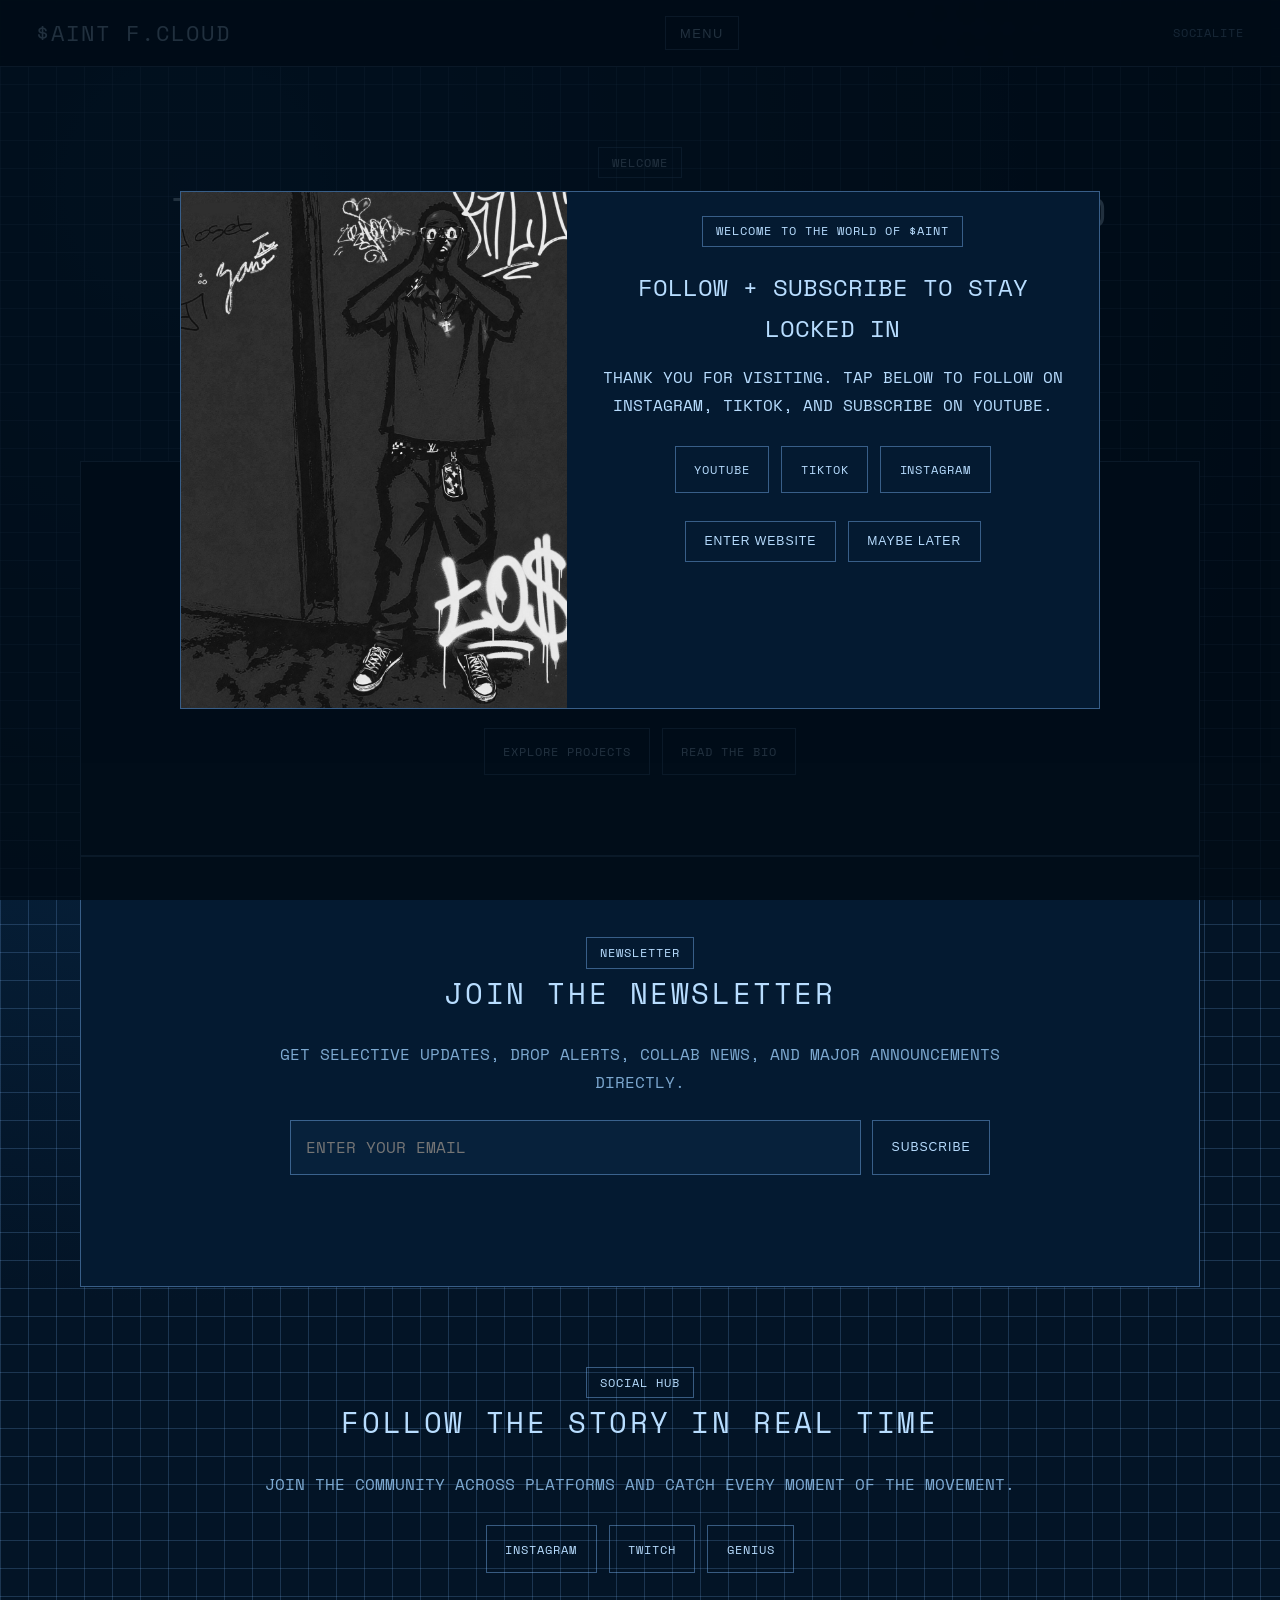
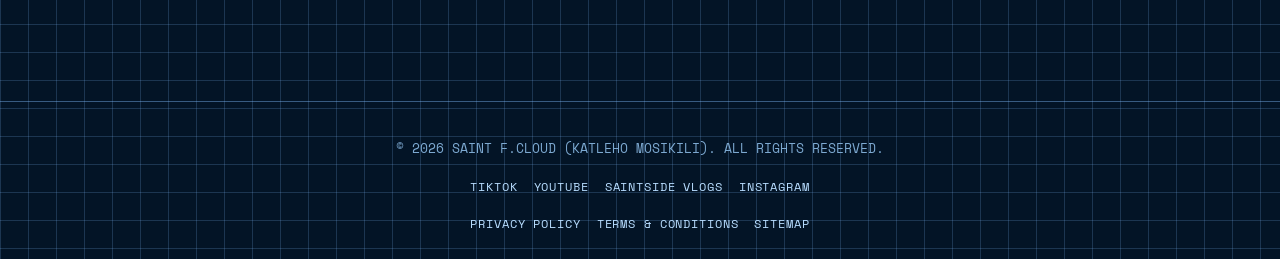
<file: index.html>
<!DOCTYPE html>
<html lang="en">
<head>
  <meta charset="UTF-8" />
  <meta name="viewport" content="width=device-width, initial-scale=1.0" />
  <title>$AINT F.CLOUD | OFFICIAL HOMEPAGE</title>
  <meta name="description" content="OFFICIAL WEBSITE OF SAINT F.CLOUD — SOUTH AFRICAN SOCIALITE, INFLUENCER, DIGITAL STORYTELLER AND MUSIC PRODUCER." />
  <link rel="icon" type="image/svg+xml" href="Assets/favicon%20(1).svg" />
  <link rel="stylesheet" href="styles/style.css" />

  <script type="application/ld+json">
  {
    "@context": "https://schema.org",
    "@graph": [
      {
        "@type": "Organization",
        "@id": "https://saintfcloud.com/#organization",
        "name": "SAINT F.CLOUD",
        "alternateName": "$AINT F.CLOUD",
        "url": "https://saintfcloud.com/",
        "logo": "https://saintfcloud.com/Assets/favicon%20(1).svg",
        "sameAs": [
          "https://www.instagram.com/saintfcloud/",
          "https://www.tiktok.com/@saintfcloud",
          "https://www.youtube.com/@saintfcloud",
          "https://www.youtube.com/@Saintsidevlogs",
          "https://www.twitch.tv/saintfcloud",
          "https://genius.com/artists/Katleho-aint-fcloud-mosikili"
        ]
      },
      {
        "@type": "Person",
        "@id": "https://saintfcloud.com/#person",
        "name": "Katleho Mosikili",
        "alternateName": "SAINT F.CLOUD",
        "description": "South African socialite, influencer, digital storyteller, YouTuber, and music producer.",
        "birthDate": "2003-03-24",
        "jobTitle": "Socialite and Digital Storyteller",
        "url": "https://saintfcloud.com/life-of-saint/",
        "worksFor": { "@id": "https://saintfcloud.com/#organization" },
        "sameAs": [
          "https://www.instagram.com/saintfcloud/",
          "https://www.tiktok.com/@saintfcloud",
          "https://www.youtube.com/@saintfcloud"
        ]
      },
      {
        "@type": "WebSite",
        "@id": "https://saintfcloud.com/#website",
        "name": "SAINT F.CLOUD",
        "url": "https://saintfcloud.com/",
        "publisher": { "@id": "https://saintfcloud.com/#organization" }
      },
      {
        "@type": "WebPage",
        "@id": "https://saintfcloud.com/#webpage",
        "name": "OFFICIAL HOMEPAGE",
        "url": "https://saintfcloud.com/",
        "description": "The official home of SAINT F.CLOUD.",
        "isPartOf": { "@id": "https://saintfcloud.com/#website" },
        "about": { "@id": "https://saintfcloud.com/#person" },
        "inLanguage": "en"
      },
      {
        "@type": "BreadcrumbList",
        "@id": "https://saintfcloud.com/#breadcrumb",
        "itemListElement": [
          {
            "@type": "ListItem",
            "position": 1,
            "name": "Home",
            "item": "https://saintfcloud.com/"
          },
          {
            "@type": "ListItem",
            "position": 2,
            "name": "Home",
            "item": "https://saintfcloud.com/"
          }
        ]
      }
    ]
  }
  </script>
</head>
<body>
  <header class="site-header">
    <div class="header-inner">
      <a class="brand" href="/" data-route="/">$AINT F.CLOUD</a>
      <div class="menu-wrap">
        <button class="menu-toggle" data-menu-toggle aria-expanded="false" aria-controls="menu">MENU</button>
        <nav class="dropdown-nav" id="menu" data-menu hidden aria-label="PRIMARY">
          <ul>
            <li><a data-nav href="/" data-route="/">HOME</a></li>
            <li><a data-nav href="/life-of-saint/" data-route="/life-of-saint/">LIFE OF $AINT</a></li>
            <li><a data-nav href="/saint26/" data-route="/saint26/">$AINT26</a></li>
            <li><a data-nav href="/booking/" data-route="/booking/">BOOKING</a></li>
          </ul>
        </nav>
      </div>
      <div class="header-note">Socialite</div>
    </div>
  </header>

  <main>
    <section class="section">
      <span class="tag">WELCOME</span>
      <h1>THE OFFICIAL HOME OF SAINT F.CLOUD</h1>
      <p class="lead">STORY, CULTURE, STYLE, AND FUTURE-FACING ROLLOUTS OF $AINT F.CLOUD.</p>
      <div class="cta-row">
        <a class="btn" href="https://www.youtube.com/@saintfcloud" target="_blank" rel="noopener">SUBSCRIBE ON YOUTUBE</a>
        <a class="btn ghost" href="https://www.tiktok.com/@saintfcloud" target="_blank" rel="noopener">FOLLOW ON TIKTOK</a>
      </div>
    </section>

    <section class="section feature-band">
      <span class="tag">FEATURED</span>
      <h2>$AINT26</h2>
      <p class="lead">LONG-FORM NARRATIVE, SHORT-FORM IMPACT, AND VISUAL STORYTELLING WITH A PREMIUM TONE.</p>
      <div class="cta-row">
        <a class="btn" href="/saint26/" data-route="/saint26/">EXPLORE PROJECTS</a>
        <a class="btn ghost" href="/life-of-saint/" data-route="/life-of-saint/">READ THE BIO</a>
      </div>
    </section>

    <section class="section newsletter" id="newsletter">
      <span class="tag">NEWSLETTER</span>
      <h2>JOIN THE NEWSLETTER</h2>
      <p class="lead">GET SELECTIVE UPDATES, DROP ALERTS, COLLAB NEWS, AND MAJOR ANNOUNCEMENTS DIRECTLY.</p>
      <form data-newsletter>
        <label class="sr-only" for="newsletter-email">EMAIL ADDRESS</label>
        <input id="newsletter-email" type="email" name="email" placeholder="ENTER YOUR EMAIL" required />
        <button type="submit">SUBSCRIBE</button>
        <p class="form-status" aria-live="polite"></p>
      </form>
    </section>

    <section class="section">
      <span class="tag">SOCIAL HUB</span>
      <h2>FOLLOW THE STORY IN REAL TIME</h2>
      <p class="lead">JOIN THE COMMUNITY ACROSS PLATFORMS AND CATCH EVERY MOMENT OF THE MOVEMENT.</p>
      <div class="social-strip">
        <a class="btn ghost" href="https://www.instagram.com/saintfcloud/" target="_blank" rel="noopener">INSTAGRAM</a>
        <a class="btn ghost" href="https://www.twitch.tv/saintfcloud" target="_blank" rel="noopener">TWITCH</a>
        <a class="btn ghost" href="https://genius.com/artists/Katleho-aint-fcloud-mosikili" target="_blank" rel="noopener">GENIUS</a>
      </div>
    </section>
  </main>

  <footer class="site-footer">
    <div class="footer-inner">
      <div class="small">© <span id="year">2026</span> SAINT F.CLOUD (KATLEHO MOSIKILI). ALL RIGHTS RESERVED.</div>
      <div class="social-links">
        <a href="https://www.tiktok.com/@saintfcloud" target="_blank" rel="noopener">TIKTOK</a>
        <a href="https://www.youtube.com/@saintfcloud" target="_blank" rel="noopener">YOUTUBE</a>
        <a href="https://www.youtube.com/@Saintsidevlogs" target="_blank" rel="noopener">SAINTSIDE VLOGS</a>
        <a href="https://www.instagram.com/saintfcloud/" target="_blank" rel="noopener">INSTAGRAM</a>
      </div>
      <div class="footer-links">
        <a href="/privacy-policy/" data-route="/privacy-policy/">Privacy Policy</a>
        <a href="/terms-and-conditions/" data-route="/terms-and-conditions/">Terms &amp; Conditions</a>
        <a href="/sitemap/" data-route="/sitemap/">Sitemap</a>
      </div>
    </div>
  </footer>

  <div class="modal" data-welcome-modal hidden>
    <div class="modal-card">
      <div class="modal-media">
        <img src="Assets/SAINT%20POP%20ART%20POSTER%20STYLE%20ARTISTIC%20FULL%20POTRAIT.jpeg" alt="WELCOME TO SAINT F.CLOUD" />
      </div>
      <div class="modal-content">
        <span class="tag">WELCOME TO THE WORLD OF $AINT</span>
        <h2>FOLLOW + SUBSCRIBE TO STAY LOCKED IN</h2>
        <p>THANK YOU FOR VISITING. TAP BELOW TO FOLLOW ON INSTAGRAM, TIKTOK, AND SUBSCRIBE ON YOUTUBE.</p>
        <div class="cta-row">
          <a class="btn" href="https://www.youtube.com/@saintfcloud" target="_blank" rel="noopener">YOUTUBE</a>
          <a class="btn ghost" href="https://www.tiktok.com/@saintfcloud" target="_blank" rel="noopener">TIKTOK</a>
          <a class="btn ghost" href="https://www.instagram.com/saintfcloud/" target="_blank" rel="noopener">INSTAGRAM</a>
        </div>
        <div class="cta-row">
          <button type="button" data-close-modal>ENTER WEBSITE</button>
          <button type="button" class="ghost" data-close-modal>MAYBE LATER</button>
        </div>
      </div>
    </div>
  </div>

  <script src="scripts/main.js"></script>
</body>
</html>
</file>
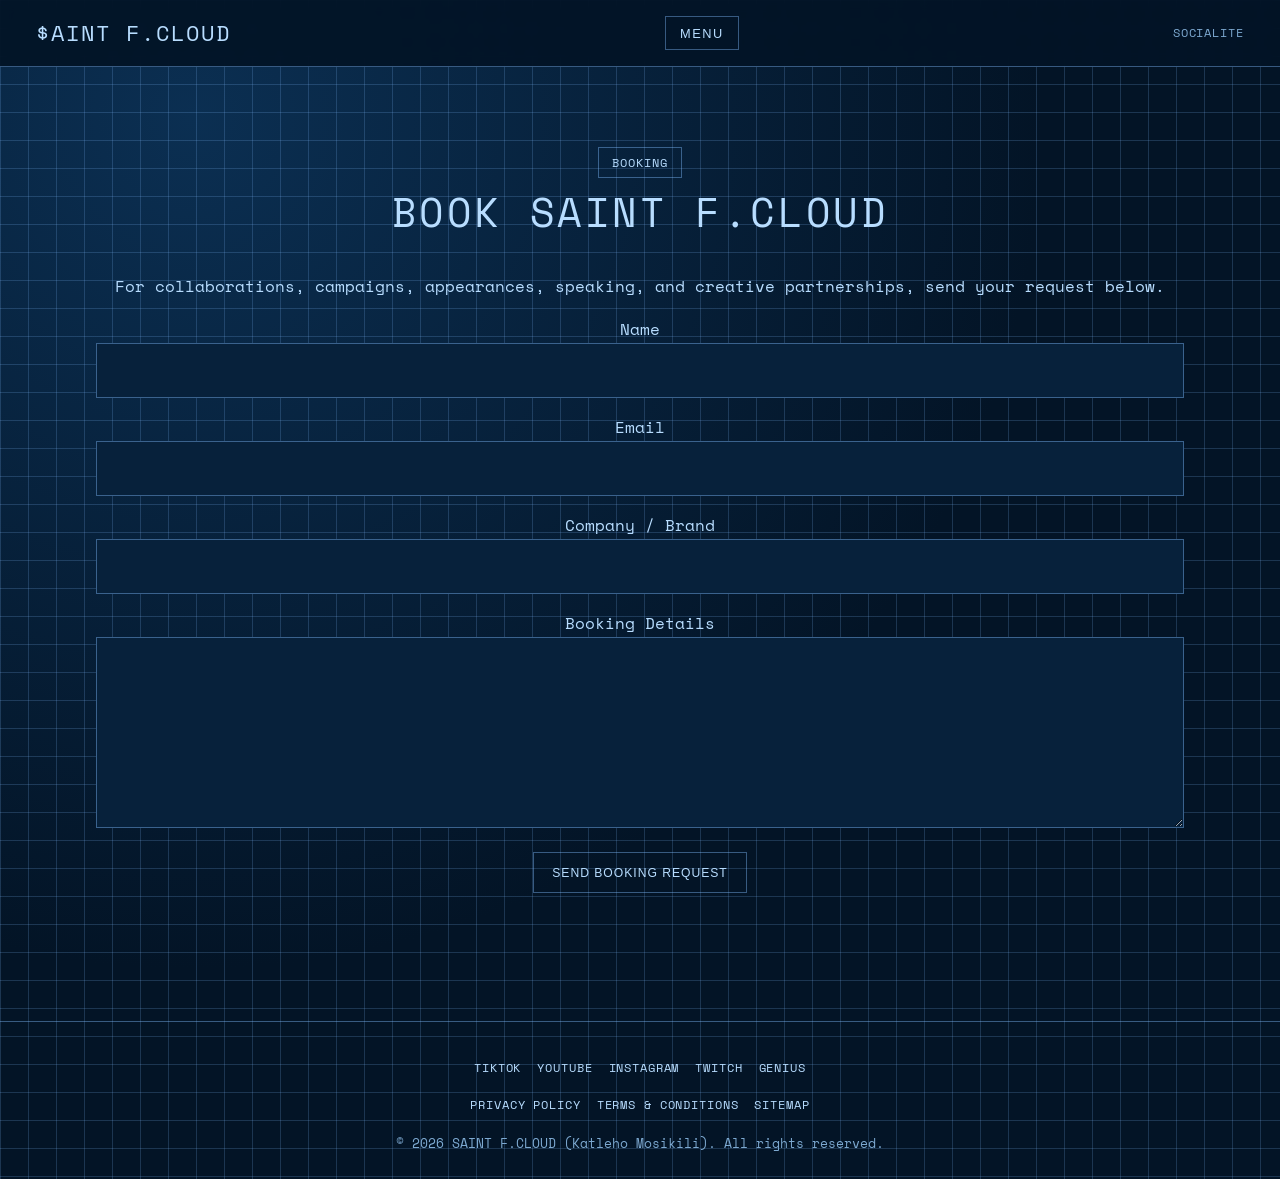
<file: booking/index.html>
<!DOCTYPE html>
<html lang="en">
<head>
  <meta charset="UTF-8" />
  <meta name="viewport" content="width=device-width, initial-scale=1.0" />
  <title>$AINT F.CLOUD | BOOKING</title>
  <meta name="description" content="OFFICIAL BOOKING FORM OF SAINT F.CLOUD — SOUTH AFRICAN SOCIALITE, INFLUENCER, DIGITAL STORYTELLER AND MUSIC PRODUCER." />
  <link rel="icon" type="image/svg+xml" href="../Assets/favicon%20(1).svg" />
  <link rel="stylesheet" href="../styles/style.css" />

  <script type="application/ld+json">
  {
    "@context": "https://schema.org",
    "@graph": [
      {
        "@type": "Organization",
        "@id": "https://saintfcloud.com/#organization",
        "name": "SAINT F.CLOUD",
        "alternateName": "$AINT F.CLOUD",
        "url": "https://saintfcloud.com/",
        "logo": "https://saintfcloud.com/Assets/favicon%20(1).svg",
        "sameAs": [
          "https://www.instagram.com/saintfcloud/",
          "https://www.tiktok.com/@saintfcloud",
          "https://www.youtube.com/@saintfcloud",
          "https://www.youtube.com/@Saintsidevlogs",
          "https://www.twitch.tv/saintfcloud",
          "https://genius.com/artists/Katleho-aint-fcloud-mosikili"
        ]
      },
      {
        "@type": "Person",
        "@id": "https://saintfcloud.com/#person",
        "name": "Katleho Mosikili",
        "alternateName": "SAINT F.CLOUD",
        "description": "South African socialite, influencer, digital storyteller, YouTuber, and music producer.",
        "birthDate": "2003-03-24",
        "jobTitle": "Socialite and Digital Storyteller",
        "url": "https://saintfcloud.com/life-of-saint/",
        "worksFor": { "@id": "https://saintfcloud.com/#organization" },
        "sameAs": [
          "https://www.instagram.com/saintfcloud/",
          "https://www.tiktok.com/@saintfcloud",
          "https://www.youtube.com/@saintfcloud"
        ]
      },
      {
        "@type": "WebSite",
        "@id": "https://saintfcloud.com/#website",
        "name": "SAINT F.CLOUD",
        "url": "https://saintfcloud.com/",
        "publisher": { "@id": "https://saintfcloud.com/#organization" }
      },
      {
        "@type": "WebPage",
        "@id": "https://saintfcloud.com/booking/#webpage",
        "name": "BOOKING",
        "url": "https://saintfcloud.com/booking/",
        "description": "Official booking and collaboration requests for SAINT F.CLOUD.",
        "isPartOf": { "@id": "https://saintfcloud.com/#website" },
        "about": { "@id": "https://saintfcloud.com/#person" },
        "inLanguage": "en"
      },
      {
        "@type": "BreadcrumbList",
        "@id": "https://saintfcloud.com/booking/#breadcrumb",
        "itemListElement": [
          {
            "@type": "ListItem",
            "position": 1,
            "name": "Home",
            "item": "https://saintfcloud.com/"
          },
          {
            "@type": "ListItem",
            "position": 2,
            "name": "Booking",
            "item": "https://saintfcloud.com/booking/"
          }
        ]
      }
    ]
  }
  </script>
</head>
<body>
  <header class="site-header">
    <div class="header-inner">
      <a class="brand" href="/" data-route="/">$AINT F.CLOUD</a>
      <div class="menu-wrap">
        <button class="menu-toggle" data-menu-toggle aria-expanded="false" aria-controls="menu">MENU</button>
        <nav class="dropdown-nav" id="menu" data-menu hidden aria-label="PRIMARY">
          <ul>
            <li><a data-nav href="/" data-route="/">HOME</a></li>
            <li><a data-nav href="/life-of-saint/" data-route="/life-of-saint/">LIFE OF $AINT</a></li>
            <li><a data-nav href="/saint26/" data-route="/saint26/">$AINT26</a></li>
            <li><a data-nav href="/booking/" data-route="/booking/">BOOKING</a></li>
          </ul>
        </nav>
      </div>
      <div class="header-note">Socialite</div>
    </div>
  </header>
<main class="section">
  <span class="tag">Booking</span>
  <h1>Book SAINT F.CLOUD</h1>
  <p>For collaborations, campaigns, appearances, speaking, and creative partnerships, send your request below.</p>
  <form action="mailto:bookings@saintfcloud.com" method="post" enctype="text/plain">
    <p><label for="name">Name</label><input id="name" name="name" required /></p>
    <p><label for="email">Email</label><input id="email" type="email" name="email" required /></p>
    <p><label for="company">Company / Brand</label><input id="company" name="company" /></p>
    <p><label for="details">Booking Details</label><textarea id="details" name="details" rows="6" required></textarea></p>
    <button type="submit">Send Booking Request</button>
  </form>
</main>
<footer class="site-footer"><div class="footer-inner"><div class="social-links"><a href="https://www.tiktok.com/@saintfcloud" target="_blank" rel="noopener">TikTok</a><a href="https://www.youtube.com/@saintfcloud" target="_blank" rel="noopener">YouTube</a><a href="https://www.instagram.com/saintfcloud/" target="_blank" rel="noopener">Instagram</a><a href="https://www.twitch.tv/saintfcloud" target="_blank" rel="noopener">Twitch</a><a href="https://genius.com/artists/Katleho-aint-fcloud-mosikili" target="_blank" rel="noopener">Genius</a></div><div class="footer-links"><a href="/privacy-policy/" data-route="/privacy-policy/">Privacy Policy</a><a href="/terms-and-conditions/" data-route="/terms-and-conditions/">Terms &amp; Conditions</a><a href="/sitemap/" data-route="/sitemap/">Sitemap</a></div><div class="small">© 2026 SAINT F.CLOUD (Katleho Mosikili). All rights reserved.</div></div></footer>
<script src="../scripts/main.js"></script>
</body>
</html>
</file>
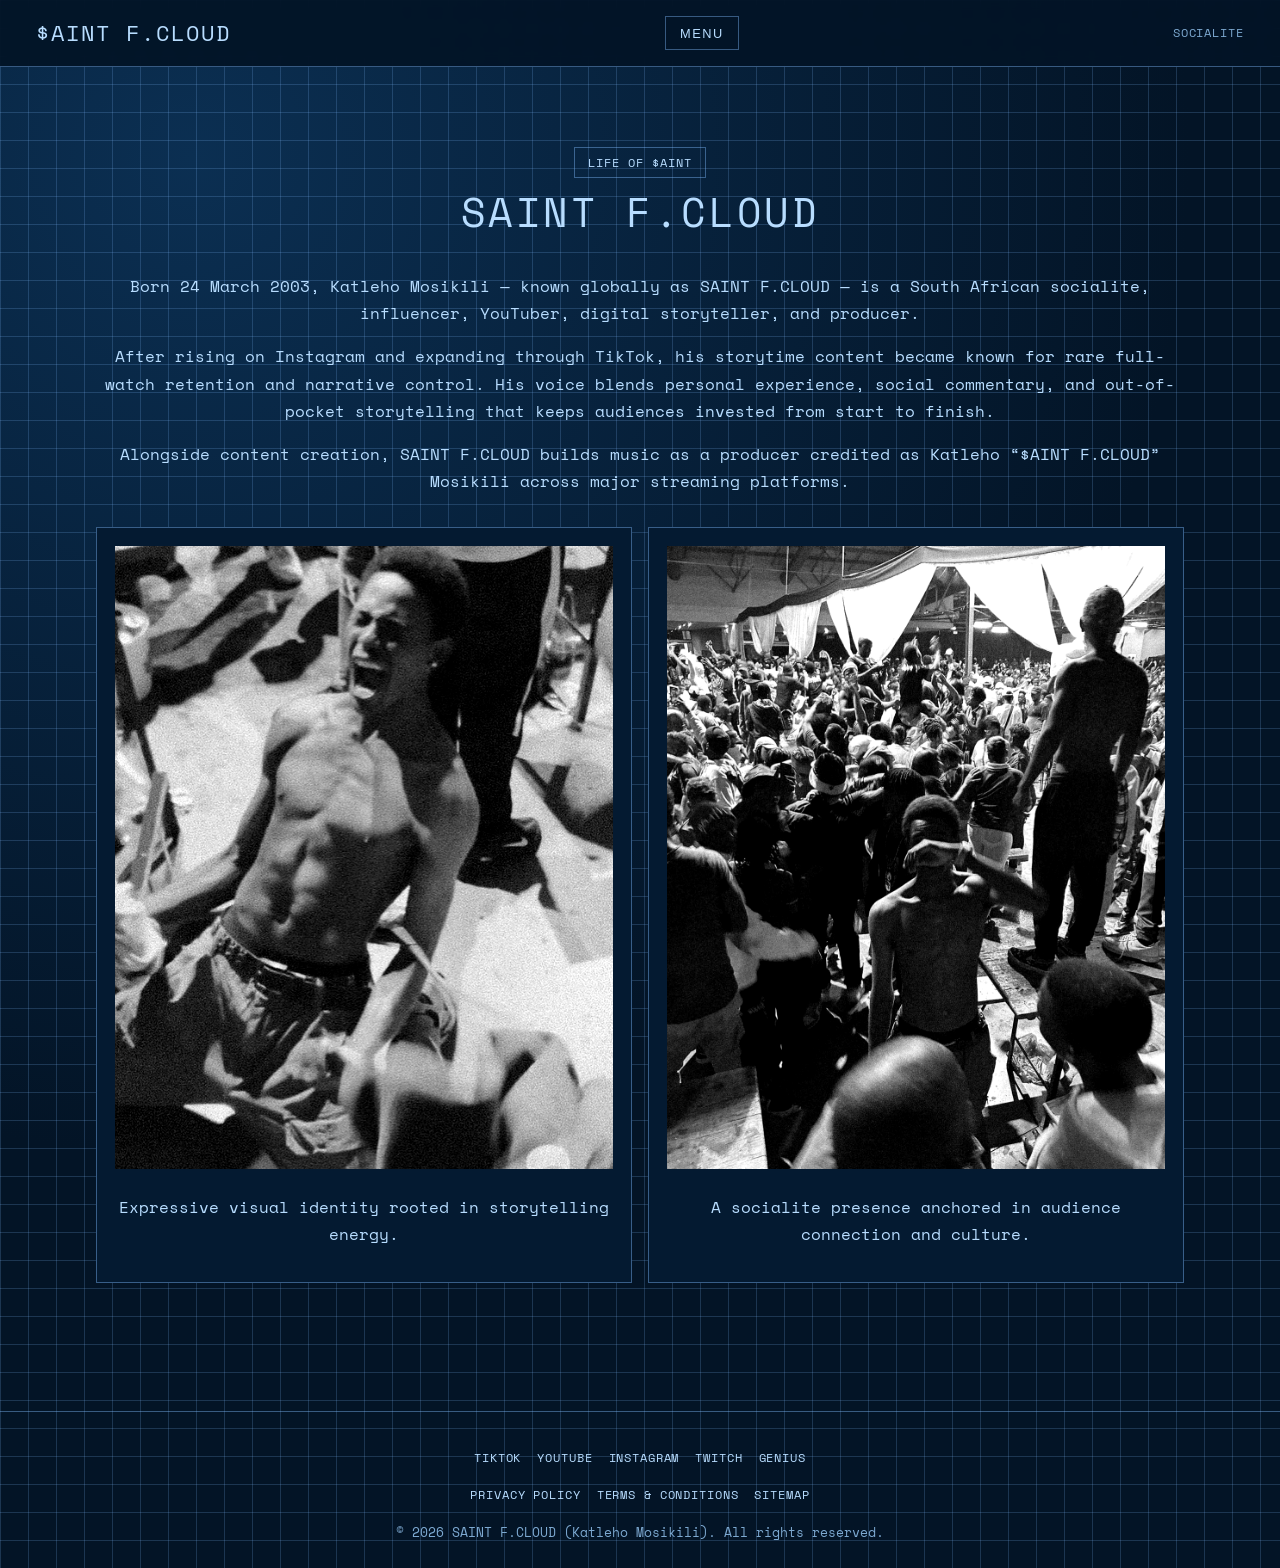
<file: life-of-saint/index.html>
<!DOCTYPE html>
<html lang="en">
<head>
  <meta charset="UTF-8" />
  <meta name="viewport" content="width=device-width, initial-scale=1.0" />
  <title>$AINT F.CLOUD | LIFE OF $AINT</title>
  <meta name="description" content="OFFICIAL ABOUT OF SAINT F.CLOUD — SOUTH AFRICAN SOCIALITE, INFLUENCER, DIGITAL STORYTELLER AND MUSIC PRODUCER." />
  <link rel="icon" type="image/svg+xml" href="../Assets/favicon%20(1).svg" />
  <link rel="stylesheet" href="../styles/style.css" />

  <script type="application/ld+json">
  {
    "@context": "https://schema.org",
    "@graph": [
      {
        "@type": "Organization",
        "@id": "https://saintfcloud.com/#organization",
        "name": "SAINT F.CLOUD",
        "alternateName": "$AINT F.CLOUD",
        "url": "https://saintfcloud.com/",
        "logo": "https://saintfcloud.com/Assets/favicon%20(1).svg",
        "sameAs": [
          "https://www.instagram.com/saintfcloud/",
          "https://www.tiktok.com/@saintfcloud",
          "https://www.youtube.com/@saintfcloud",
          "https://www.youtube.com/@Saintsidevlogs",
          "https://www.twitch.tv/saintfcloud",
          "https://genius.com/artists/Katleho-aint-fcloud-mosikili"
        ]
      },
      {
        "@type": "Person",
        "@id": "https://saintfcloud.com/#person",
        "name": "Katleho Mosikili",
        "alternateName": "SAINT F.CLOUD",
        "description": "South African socialite, influencer, digital storyteller, YouTuber, and music producer.",
        "birthDate": "2003-03-24",
        "jobTitle": "Socialite and Digital Storyteller",
        "url": "https://saintfcloud.com/life-of-saint/",
        "worksFor": { "@id": "https://saintfcloud.com/#organization" },
        "sameAs": [
          "https://www.instagram.com/saintfcloud/",
          "https://www.tiktok.com/@saintfcloud",
          "https://www.youtube.com/@saintfcloud"
        ]
      },
      {
        "@type": "WebSite",
        "@id": "https://saintfcloud.com/#website",
        "name": "SAINT F.CLOUD",
        "url": "https://saintfcloud.com/",
        "publisher": { "@id": "https://saintfcloud.com/#organization" }
      },
      {
        "@type": "WebPage",
        "@id": "https://saintfcloud.com/life-of-saint/#webpage",
        "name": "LIFE OF $AINT",
        "url": "https://saintfcloud.com/life-of-saint/",
        "description": "Biography and background of SAINT F.CLOUD.",
        "isPartOf": { "@id": "https://saintfcloud.com/#website" },
        "about": { "@id": "https://saintfcloud.com/#person" },
        "inLanguage": "en"
      },
      {
        "@type": "BreadcrumbList",
        "@id": "https://saintfcloud.com/life-of-saint/#breadcrumb",
        "itemListElement": [
          {
            "@type": "ListItem",
            "position": 1,
            "name": "Home",
            "item": "https://saintfcloud.com/"
          },
          {
            "@type": "ListItem",
            "position": 2,
            "name": "Life Of $AINT",
            "item": "https://saintfcloud.com/life-of-saint/"
          }
        ]
      }
    ]
  }
  </script>
</head>
<body>
  <header class="site-header">
    <div class="header-inner">
      <a class="brand" href="/" data-route="/">$AINT F.CLOUD</a>
      <div class="menu-wrap">
        <button class="menu-toggle" data-menu-toggle aria-expanded="false" aria-controls="menu">MENU</button>
        <nav class="dropdown-nav" id="menu" data-menu hidden aria-label="PRIMARY">
          <ul>
            <li><a data-nav href="/" data-route="/">HOME</a></li>
            <li><a data-nav href="/life-of-saint/" data-route="/life-of-saint/">LIFE OF $AINT</a></li>
            <li><a data-nav href="/saint26/" data-route="/saint26/">$AINT26</a></li>
            <li><a data-nav href="/booking/" data-route="/booking/">BOOKING</a></li>
          </ul>
        </nav>
      </div>
      <div class="header-note">Socialite</div>
    </div>
  </header>
<main class="section">
    <span class="tag">Life Of $AINT</span>
    <h1>SAINT F.CLOUD</h1>
    <p>Born <strong>24 March 2003</strong>, Katleho Mosikili — known globally as <strong>SAINT F.CLOUD</strong> — is a South African socialite, influencer, YouTuber, digital storyteller, and producer.</p>
    <p>After rising on Instagram and expanding through TikTok, his storytime content became known for rare full-watch retention and narrative control. His voice blends personal experience, social commentary, and out-of-pocket storytelling that keeps audiences invested from start to finish.</p>
    <p>Alongside content creation, SAINT F.CLOUD builds music as a producer credited as Katleho “$AINT F.CLOUD” Mosikili across major streaming platforms.</p>
    <div class="grid">
      <article class="card"><img src="../Assets/SAINT%20BLACK%20AND%20WHITE%20SCREAMING%20POTRAIT.jpg" alt="Dramatic portrait of SAINT F.CLOUD" /><p>Expressive visual identity rooted in storytelling energy.</p></article>
      <article class="card"><img src="../Assets/BLACK%20AND%20WHITE%20POTRAIT%20OF%20SAINT%20IN%20MIDDLE%20OF%20A%20LARGE%20CROWD.jpg" alt="Saint in crowd portrait" /><p>A socialite presence anchored in audience connection and culture.</p></article>
    </div>
  </main>
  <footer class="site-footer"><div class="footer-inner"><div class="social-links"><a href="https://www.tiktok.com/@saintfcloud" target="_blank" rel="noopener">TikTok</a><a href="https://www.youtube.com/@saintfcloud" target="_blank" rel="noopener">YouTube</a><a href="https://www.instagram.com/saintfcloud/" target="_blank" rel="noopener">Instagram</a><a href="https://www.twitch.tv/saintfcloud" target="_blank" rel="noopener">Twitch</a><a href="https://genius.com/artists/Katleho-aint-fcloud-mosikili" target="_blank" rel="noopener">Genius</a></div><div class="footer-links"><a href="/privacy-policy/" data-route="/privacy-policy/">Privacy Policy</a><a href="/terms-and-conditions/" data-route="/terms-and-conditions/">Terms &amp; Conditions</a><a href="/sitemap/" data-route="/sitemap/">Sitemap</a></div><div class="small">© 2026 SAINT F.CLOUD (Katleho Mosikili). All rights reserved.</div></div></footer>
  <script src="../scripts/main.js"></script>
</body>
</html>
</file>
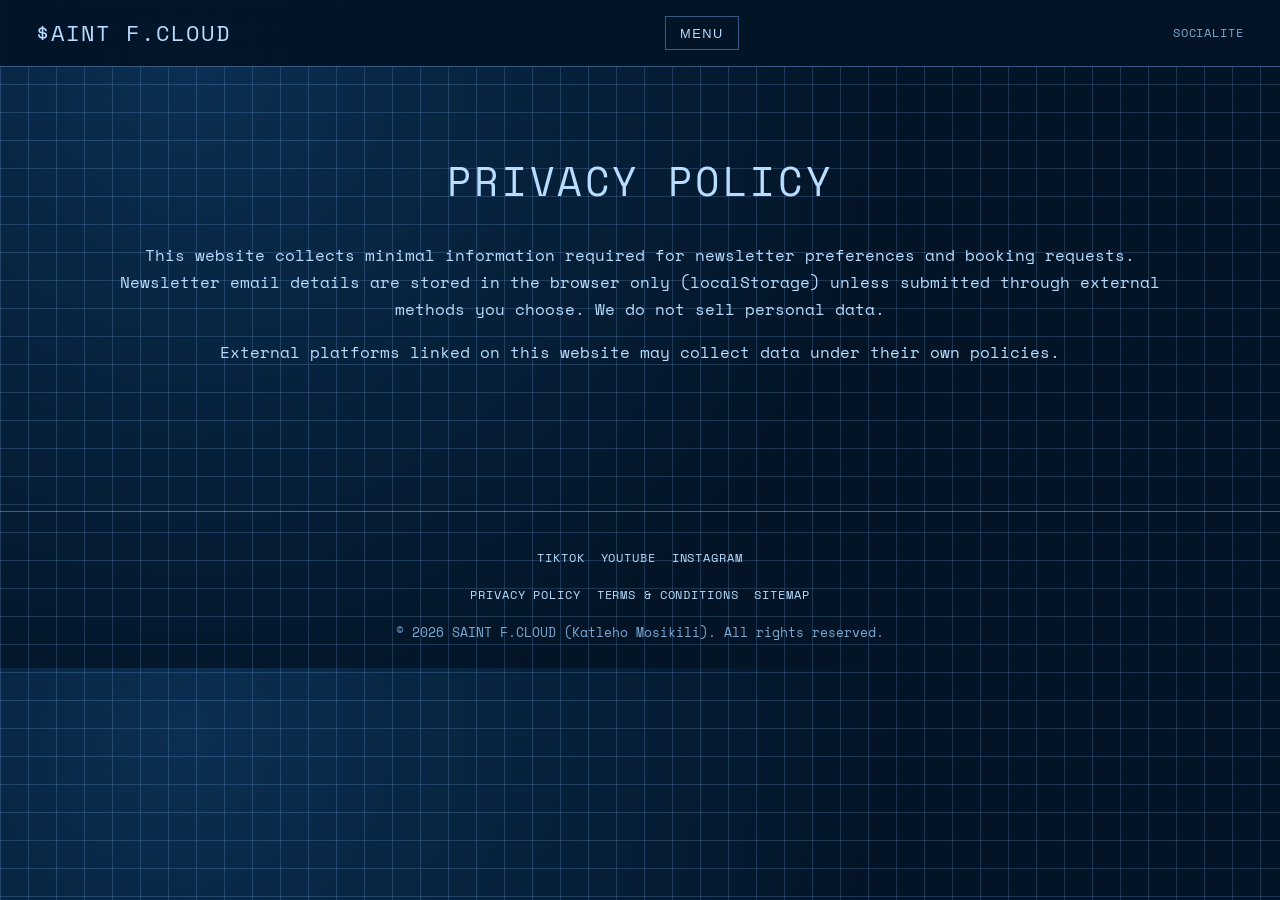
<file: privacy-policy/index.html>
<!DOCTYPE html>
<html lang="en"><head><meta charset="UTF-8" /><meta name="viewport" content="width=device-width, initial-scale=1.0" /><title>PRIVACY POLICY | SAINT F.CLOUD</title><link rel="icon" type="image/svg+xml" href="../Assets/favicon%20(1).svg" /><link rel="stylesheet" href="../styles/style.css" />
  <script type="application/ld+json">
  {
    "@context": "https://schema.org",
    "@graph": [
      {
        "@type": "Organization",
        "@id": "https://saintfcloud.com/#organization",
        "name": "SAINT F.CLOUD",
        "alternateName": "$AINT F.CLOUD",
        "url": "https://saintfcloud.com/",
        "logo": "https://saintfcloud.com/Assets/favicon%20(1).svg",
        "sameAs": [
          "https://www.instagram.com/saintfcloud/",
          "https://www.tiktok.com/@saintfcloud",
          "https://www.youtube.com/@saintfcloud",
          "https://www.youtube.com/@Saintsidevlogs",
          "https://www.twitch.tv/saintfcloud",
          "https://genius.com/artists/Katleho-aint-fcloud-mosikili"
        ]
      },
      {
        "@type": "Person",
        "@id": "https://saintfcloud.com/#person",
        "name": "Katleho Mosikili",
        "alternateName": "SAINT F.CLOUD",
        "description": "South African socialite, influencer, digital storyteller, YouTuber, and music producer.",
        "birthDate": "2003-03-24",
        "jobTitle": "Socialite and Digital Storyteller",
        "url": "https://saintfcloud.com/life-of-saint/",
        "worksFor": { "@id": "https://saintfcloud.com/#organization" },
        "sameAs": [
          "https://www.instagram.com/saintfcloud/",
          "https://www.tiktok.com/@saintfcloud",
          "https://www.youtube.com/@saintfcloud"
        ]
      },
      {
        "@type": "WebSite",
        "@id": "https://saintfcloud.com/#website",
        "name": "SAINT F.CLOUD",
        "url": "https://saintfcloud.com/",
        "publisher": { "@id": "https://saintfcloud.com/#organization" }
      },
      {
        "@type": "WebPage",
        "@id": "https://saintfcloud.com/privacy-policy/#webpage",
        "name": "PRIVACY POLICY",
        "url": "https://saintfcloud.com/privacy-policy/",
        "description": "Privacy policy for saintfcloud.com.",
        "isPartOf": { "@id": "https://saintfcloud.com/#website" },
        "about": { "@id": "https://saintfcloud.com/#person" },
        "inLanguage": "en"
      },
      {
        "@type": "BreadcrumbList",
        "@id": "https://saintfcloud.com/privacy-policy/#breadcrumb",
        "itemListElement": [
          {
            "@type": "ListItem",
            "position": 1,
            "name": "Home",
            "item": "https://saintfcloud.com/"
          },
          {
            "@type": "ListItem",
            "position": 2,
            "name": "Privacy Policy",
            "item": "https://saintfcloud.com/privacy-policy/"
          }
        ]
      }
    ]
  }
  </script>
</head>
<body>
  <header class="site-header">
    <div class="header-inner">
      <a class="brand" href="/" data-route="/">$AINT F.CLOUD</a>
      <div class="menu-wrap">
        <button class="menu-toggle" data-menu-toggle aria-expanded="false" aria-controls="menu">MENU</button>
        <nav class="dropdown-nav" id="menu" data-menu hidden aria-label="PRIMARY">
          <ul>
            <li><a data-nav href="/" data-route="/">HOME</a></li>
            <li><a data-nav href="/life-of-saint/" data-route="/life-of-saint/">LIFE OF $AINT</a></li>
            <li><a data-nav href="/saint26/" data-route="/saint26/">$AINT26</a></li>
            <li><a data-nav href="/booking/" data-route="/booking/">BOOKING</a></li>
          </ul>
        </nav>
      </div>
      <div class="header-note">Socialite</div>
    </div>
  </header>
<main class="section"><h1>Privacy Policy</h1><p>This website collects minimal information required for newsletter preferences and booking requests. Newsletter email details are stored in the browser only (localStorage) unless submitted through external methods you choose. We do not sell personal data.</p><p>External platforms linked on this website may collect data under their own policies.</p></main>
<footer class="site-footer"><div class="footer-inner"><div class="social-links"><a href="https://www.tiktok.com/@saintfcloud" target="_blank" rel="noopener">TikTok</a><a href="https://www.youtube.com/@saintfcloud" target="_blank" rel="noopener">YouTube</a><a href="https://www.instagram.com/saintfcloud/" target="_blank" rel="noopener">Instagram</a></div><div class="footer-links"><a href="/privacy-policy/" data-route="/privacy-policy/">Privacy Policy</a><a href="/terms-and-conditions/" data-route="/terms-and-conditions/">Terms &amp; Conditions</a><a href="/sitemap/" data-route="/sitemap/">Sitemap</a></div><div class="small">© 2026 SAINT F.CLOUD (Katleho Mosikili). All rights reserved.</div></div></footer>
<script src="../scripts/main.js"></script>
</body></html>
</file>
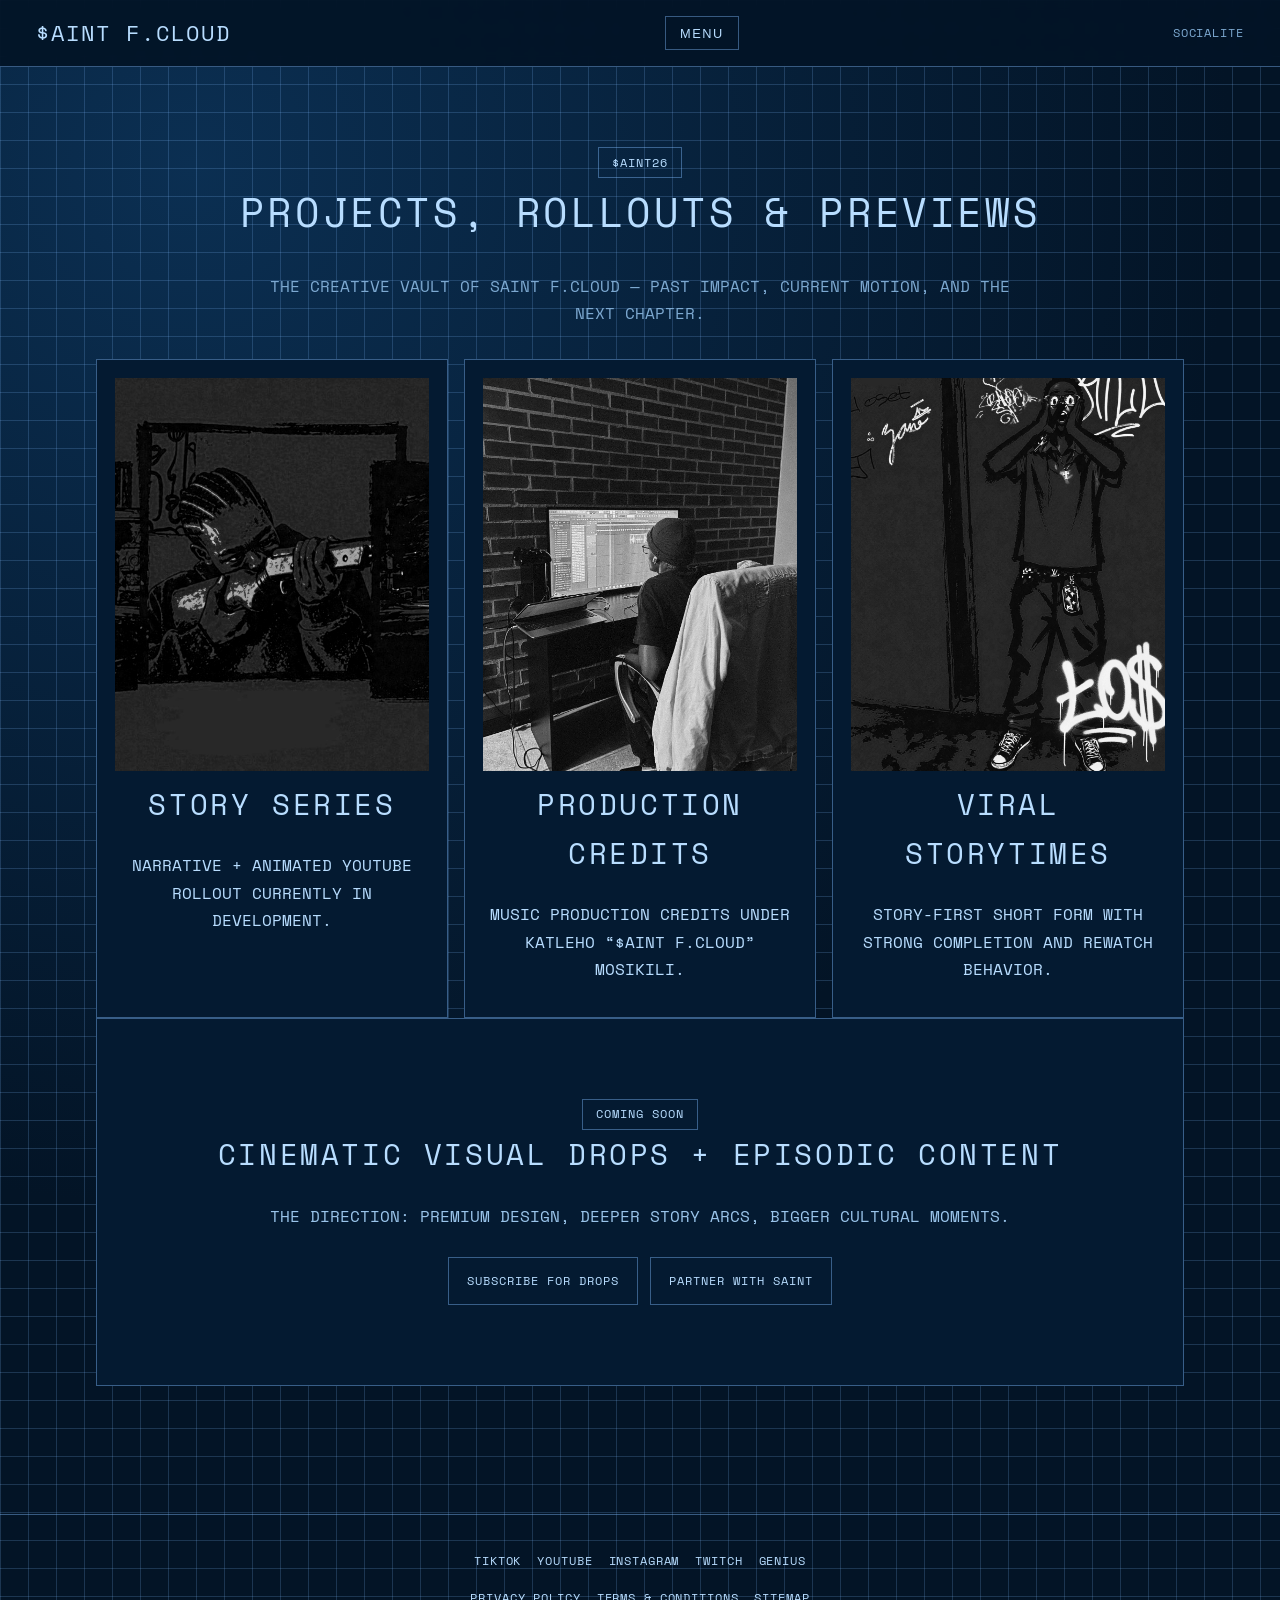
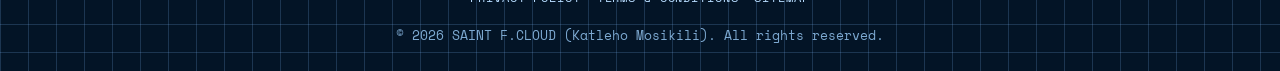
<file: saint26/index.html>
<!DOCTYPE html>
<html lang="en">
<head>
  <meta charset="UTF-8" />
  <meta name="viewport" content="width=device-width, initial-scale=1.0" />
  <title>$AINT F.CLOUD | $AINT26</title>
  <meta name="description" content="PROJECT $AINT26 BY SAINT F.CLOUD — SOUTH AFRICAN SOCIALITE, INFLUENCER, DIGITAL STORYTELLER AND MUSIC PRODUCER." />
  <link rel="icon" type="image/svg+xml" href="../Assets/favicon%20(1).svg" />
  <link rel="stylesheet" href="../styles/style.css" />

  <script type="application/ld+json">
  {
    "@context": "https://schema.org",
    "@graph": [
      {
        "@type": "Organization",
        "@id": "https://saintfcloud.com/#organization",
        "name": "SAINT F.CLOUD",
        "alternateName": "$AINT F.CLOUD",
        "url": "https://saintfcloud.com/",
        "logo": "https://saintfcloud.com/Assets/favicon%20(1).svg",
        "sameAs": [
          "https://www.instagram.com/saintfcloud/",
          "https://www.tiktok.com/@saintfcloud",
          "https://www.youtube.com/@saintfcloud",
          "https://www.youtube.com/@Saintsidevlogs",
          "https://www.twitch.tv/saintfcloud",
          "https://genius.com/artists/Katleho-aint-fcloud-mosikili"
        ]
      },
      {
        "@type": "Person",
        "@id": "https://saintfcloud.com/#person",
        "name": "Katleho Mosikili",
        "alternateName": "SAINT F.CLOUD",
        "description": "South African socialite, influencer, digital storyteller, YouTuber, and music producer.",
        "birthDate": "2003-03-24",
        "jobTitle": "Socialite and Digital Storyteller",
        "url": "https://saintfcloud.com/life-of-saint/",
        "worksFor": { "@id": "https://saintfcloud.com/#organization" },
        "sameAs": [
          "https://www.instagram.com/saintfcloud/",
          "https://www.tiktok.com/@saintfcloud",
          "https://www.youtube.com/@saintfcloud"
        ]
      },
      {
        "@type": "WebSite",
        "@id": "https://saintfcloud.com/#website",
        "name": "SAINT F.CLOUD",
        "url": "https://saintfcloud.com/",
        "publisher": { "@id": "https://saintfcloud.com/#organization" }
      },
      {
        "@type": "WebPage",
        "@id": "https://saintfcloud.com/saint26/#webpage",
        "name": "$AINT26",
        "url": "https://saintfcloud.com/saint26/",
        "description": "Projects and rollouts from SAINT F.CLOUD.",
        "isPartOf": { "@id": "https://saintfcloud.com/#website" },
        "about": { "@id": "https://saintfcloud.com/#person" },
        "inLanguage": "en"
      },
      {
        "@type": "BreadcrumbList",
        "@id": "https://saintfcloud.com/saint26/#breadcrumb",
        "itemListElement": [
          {
            "@type": "ListItem",
            "position": 1,
            "name": "Home",
            "item": "https://saintfcloud.com/"
          },
          {
            "@type": "ListItem",
            "position": 2,
            "name": "$AINT26",
            "item": "https://saintfcloud.com/saint26/"
          }
        ]
      }
    ]
  }
  </script>
</head>
<body>
  <header class="site-header">
    <div class="header-inner">
      <a class="brand" href="/" data-route="/">$AINT F.CLOUD</a>
      <div class="menu-wrap">
        <button class="menu-toggle" data-menu-toggle aria-expanded="false" aria-controls="menu">MENU</button>
        <nav class="dropdown-nav" id="menu" data-menu hidden aria-label="PRIMARY">
          <ul>
            <li><a data-nav href="/" data-route="/">HOME</a></li>
            <li><a data-nav href="/life-of-saint/" data-route="/life-of-saint/">LIFE OF $AINT</a></li>
            <li><a data-nav href="/saint26/" data-route="/saint26/">$AINT26</a></li>
            <li><a data-nav href="/booking/" data-route="/booking/">BOOKING</a></li>
          </ul>
        </nav>
      </div>
      <div class="header-note">Socialite</div>
    </div>
  </header>
<main class="section">
  <span class="tag">$AINT26</span>
  <h1>PROJECTS, ROLLOUTS &amp; PREVIEWS</h1>
  <p class="lead">THE CREATIVE VAULT OF SAINT F.CLOUD — PAST IMPACT, CURRENT MOTION, AND THE NEXT CHAPTER.</p>
  <div class="grid">
    <article class="card"><img src="../Assets/OFFICIAL%20LANDSCAPE%20POP%20ART%20BANNER%20OF%20SAINT%20REPRESENTING%20UPCOMING%20PROJECT.jpg" alt="UPCOMING PROJECT BANNER" /><h2>STORY SERIES</h2><p>NARRATIVE + ANIMATED YOUTUBE ROLLOUT CURRENTLY IN DEVELOPMENT.</p></article>
    <article class="card"><img src="../Assets/IMAGE%20OF%20SAINT%20PROUDCING.jpg" alt="SAINT F.CLOUD PRODUCING MUSIC" /><h2>PRODUCTION CREDITS</h2><p>MUSIC PRODUCTION CREDITS UNDER KATLEHO “$AINT F.CLOUD” MOSIKILI.</p></article>
    <article class="card"><img src="../Assets/SAINT%20POP%20ART%20POSTER%20STYLE%20ARTISTIC%20FULL%20POTRAIT.jpeg" alt="ARTISTIC PORTRAIT OF SAINT" /><h2>VIRAL STORYTIMES</h2><p>STORY-FIRST SHORT FORM WITH STRONG COMPLETION AND REWATCH BEHAVIOR.</p></article>
  </div>

<section class="section feature-band">
  <span class="tag">COMING SOON</span>
  <h2>CINEMATIC VISUAL DROPS + EPISODIC CONTENT</h2>
  <p class="lead">THE DIRECTION: PREMIUM DESIGN, DEEPER STORY ARCS, BIGGER CULTURAL MOMENTS.</p>
  <div class="cta-row"><a class="btn" href="https://www.youtube.com/@saintfcloud" target="_blank" rel="noopener">SUBSCRIBE FOR DROPS</a><a class="btn ghost" href="/booking/" data-route="/booking/">PARTNER WITH SAINT</a></div>
</section>
</main>
<footer class="site-footer"><div class="footer-inner"><div class="social-links"><a href="https://www.tiktok.com/@saintfcloud" target="_blank" rel="noopener">TikTok</a><a href="https://www.youtube.com/@saintfcloud" target="_blank" rel="noopener">YouTube</a><a href="https://www.instagram.com/saintfcloud/" target="_blank" rel="noopener">Instagram</a><a href="https://www.twitch.tv/saintfcloud" target="_blank" rel="noopener">Twitch</a><a href="https://genius.com/artists/Katleho-aint-fcloud-mosikili" target="_blank" rel="noopener">Genius</a></div><div class="footer-links"><a href="/privacy-policy/" data-route="/privacy-policy/">Privacy Policy</a><a href="/terms-and-conditions/" data-route="/terms-and-conditions/">Terms &amp; Conditions</a><a href="/sitemap/" data-route="/sitemap/">Sitemap</a></div><div class="small">© 2026 SAINT F.CLOUD (Katleho Mosikili). All rights reserved.</div></div></footer>
<script src="../scripts/main.js"></script>
</body>
</html>
</file>
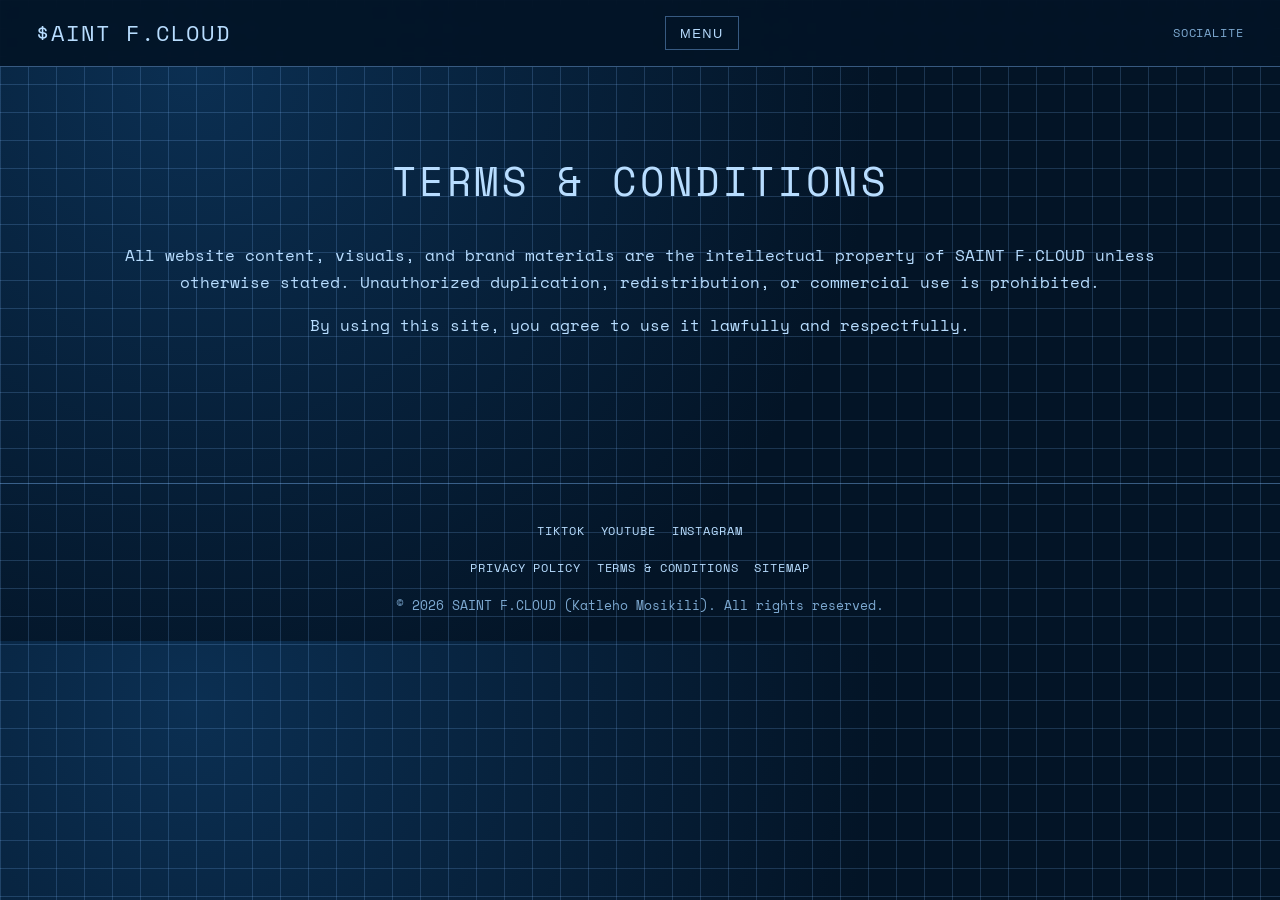
<file: terms-and-conditions/index.html>
<!DOCTYPE html>
<html lang="en"><head><meta charset="UTF-8" /><meta name="viewport" content="width=device-width, initial-scale=1.0" /><title>TERMS & CONDITIONS | SAINT F.CLOUD</title><link rel="icon" type="image/svg+xml" href="../Assets/favicon%20(1).svg" /><link rel="stylesheet" href="../styles/style.css" />
  <script type="application/ld+json">
  {
    "@context": "https://schema.org",
    "@graph": [
      {
        "@type": "Organization",
        "@id": "https://saintfcloud.com/#organization",
        "name": "SAINT F.CLOUD",
        "alternateName": "$AINT F.CLOUD",
        "url": "https://saintfcloud.com/",
        "logo": "https://saintfcloud.com/Assets/favicon%20(1).svg",
        "sameAs": [
          "https://www.instagram.com/saintfcloud/",
          "https://www.tiktok.com/@saintfcloud",
          "https://www.youtube.com/@saintfcloud",
          "https://www.youtube.com/@Saintsidevlogs",
          "https://www.twitch.tv/saintfcloud",
          "https://genius.com/artists/Katleho-aint-fcloud-mosikili"
        ]
      },
      {
        "@type": "Person",
        "@id": "https://saintfcloud.com/#person",
        "name": "Katleho Mosikili",
        "alternateName": "SAINT F.CLOUD",
        "description": "South African socialite, influencer, digital storyteller, YouTuber, and music producer.",
        "birthDate": "2003-03-24",
        "jobTitle": "Socialite and Digital Storyteller",
        "url": "https://saintfcloud.com/life-of-saint/",
        "worksFor": { "@id": "https://saintfcloud.com/#organization" },
        "sameAs": [
          "https://www.instagram.com/saintfcloud/",
          "https://www.tiktok.com/@saintfcloud",
          "https://www.youtube.com/@saintfcloud"
        ]
      },
      {
        "@type": "WebSite",
        "@id": "https://saintfcloud.com/#website",
        "name": "SAINT F.CLOUD",
        "url": "https://saintfcloud.com/",
        "publisher": { "@id": "https://saintfcloud.com/#organization" }
      },
      {
        "@type": "WebPage",
        "@id": "https://saintfcloud.com/terms-and-conditions/#webpage",
        "name": "TERMS & CONDITIONS",
        "url": "https://saintfcloud.com/terms-and-conditions/",
        "description": "Terms and conditions for saintfcloud.com.",
        "isPartOf": { "@id": "https://saintfcloud.com/#website" },
        "about": { "@id": "https://saintfcloud.com/#person" },
        "inLanguage": "en"
      },
      {
        "@type": "BreadcrumbList",
        "@id": "https://saintfcloud.com/terms-and-conditions/#breadcrumb",
        "itemListElement": [
          {
            "@type": "ListItem",
            "position": 1,
            "name": "Home",
            "item": "https://saintfcloud.com/"
          },
          {
            "@type": "ListItem",
            "position": 2,
            "name": "Terms & Conditions",
            "item": "https://saintfcloud.com/terms-and-conditions/"
          }
        ]
      }
    ]
  }
  </script>
</head>
<body>
  <header class="site-header">
    <div class="header-inner">
      <a class="brand" href="/" data-route="/">$AINT F.CLOUD</a>
      <div class="menu-wrap">
        <button class="menu-toggle" data-menu-toggle aria-expanded="false" aria-controls="menu">MENU</button>
        <nav class="dropdown-nav" id="menu" data-menu hidden aria-label="PRIMARY">
          <ul>
            <li><a data-nav href="/" data-route="/">HOME</a></li>
            <li><a data-nav href="/life-of-saint/" data-route="/life-of-saint/">LIFE OF $AINT</a></li>
            <li><a data-nav href="/saint26/" data-route="/saint26/">$AINT26</a></li>
            <li><a data-nav href="/booking/" data-route="/booking/">BOOKING</a></li>
          </ul>
        </nav>
      </div>
      <div class="header-note">Socialite</div>
    </div>
  </header>
<main class="section"><h1>Terms & Conditions</h1><p>All website content, visuals, and brand materials are the intellectual property of SAINT F.CLOUD unless otherwise stated. Unauthorized duplication, redistribution, or commercial use is prohibited.</p><p>By using this site, you agree to use it lawfully and respectfully.</p></main>
<footer class="site-footer"><div class="footer-inner"><div class="social-links"><a href="https://www.tiktok.com/@saintfcloud" target="_blank" rel="noopener">TikTok</a><a href="https://www.youtube.com/@saintfcloud" target="_blank" rel="noopener">YouTube</a><a href="https://www.instagram.com/saintfcloud/" target="_blank" rel="noopener">Instagram</a></div><div class="footer-links"><a href="/privacy-policy/" data-route="/privacy-policy/">Privacy Policy</a><a href="/terms-and-conditions/" data-route="/terms-and-conditions/">Terms &amp; Conditions</a><a href="/sitemap/" data-route="/sitemap/">Sitemap</a></div><div class="small">© 2026 SAINT F.CLOUD (Katleho Mosikili). All rights reserved.</div></div></footer>
<script src="../scripts/main.js"></script>
</body></html>
</file>
<file: styles/style.css>
@import url('https://fonts.googleapis.com/css2?family=Space+Mono:wght@400&display=swap');

:root {
  --bg: #031426;
  --panel: #041a31;
  --panel-soft: #07213b;
  --text: #b8ddff;
  --muted-text: #7da9d1;
  --line: rgba(130, 189, 255, 0.42);
  --line-soft: rgba(130, 189, 255, 0.2);
  --accent: #95d2ff;
}

* {
  box-sizing: border-box;
  font-weight: 400;
}

body {
  margin: 0;
  font-family: 'Space Mono', monospace;
  color: var(--text);
  background:
    linear-gradient(var(--line-soft) 1px, transparent 1px),
    linear-gradient(90deg, var(--line-soft) 1px, transparent 1px),
    radial-gradient(circle at 15% 10%, #0b2f52 0%, var(--bg) 56%);
  background-size: 28px 28px, 28px 28px, 100% 100%;
  line-height: 1.7;
}

body.menu-open,
body.modal-open { overflow: hidden; }

a { color: inherit; text-decoration: none; }

.dropdown-nav[hidden],
.modal[hidden] { display: none !important; }

.site-header {
  position: sticky;
  top: 0;
  z-index: 1000;
  backdrop-filter: blur(6px);
  background: rgba(3, 20, 38, 0.93);
  border-bottom: 1px solid var(--line);
}

.header-inner {
  position: relative;
  max-width: 1240px;
  margin: 0 auto;
  min-height: 66px;
  padding: 0 1rem;
  display: flex;
  align-items: center;
  justify-content: space-between;
  gap: 1rem;
}

.menu-wrap {
  position: relative;
}

.brand,
.section h1,
.section h2,
.section h3,
.tag,
.cta-title {
  letter-spacing: 0.09em;
  text-transform: uppercase;
  margin-top: 0;
  font-weight: 400;
}

.brand { font-size: clamp(1rem, 2vw, 1.4rem); }

.header-note {
  font-size: 0.72rem;
  color: var(--muted-text);
  text-transform: uppercase;
  letter-spacing: 0.08em;
}

.menu-toggle {
  border: 1px solid var(--line);
  background: transparent;
  color: var(--text);
  padding: 0.55rem 0.9rem;
  font-size: 0.8rem;
  letter-spacing: 0.12em;
  text-transform: uppercase;
}

.dropdown-nav {
  position: absolute;
  top: calc(100% + 0.35rem);
  right: 0;
  background: rgba(4, 26, 49, 0.98);
  border: 1px solid var(--line);
  min-width: 260px;
  padding: 0.6rem;
}

.dropdown-nav ul { list-style: none; margin: 0; padding: 0; }

.dropdown-nav a {
  display: block;
  text-align: center;
  padding: 0.8rem;
  font-size: 0.88rem;
  letter-spacing: 0.09em;
  text-transform: uppercase;
  border: 1px solid transparent;
}

.dropdown-nav a:hover,
.dropdown-nav a:focus-visible,
.dropdown-nav a.active {
  border-color: var(--line);
  background: rgba(149, 210, 255, 0.12);
}

.hero {
  min-height: calc(100vh - 66px);
  display: grid;
  place-items: center;
  padding: 1rem;
}

.hero-frame {
  width: min(100%, 1280px);
  height: calc(100vh - 98px);
  overflow: hidden;
  border: 1px solid var(--line);
  display: grid;
  place-items: center;
  background: #010b15;
}

.hero img {
  width: 100%;
  height: 100%;
  object-fit: contain;
  object-position: center;
  filter: grayscale(100%) contrast(1.1) brightness(0.95);
  mix-blend-mode: screen;
}

.section {
  max-width: 1120px;
  margin: 0 auto;
  padding: 5rem 1rem;
  text-align: center;
}

.section h1 { font-size: clamp(1.8rem, 3.8vw, 2.5rem); }
.section h2 { font-size: clamp(1.2rem, 2.6vw, 1.8rem); }

.tag {
  display: inline-block;
  padding: 0.3rem 0.8rem;
  font-size: 0.72rem;
  border: 1px solid var(--line);
}

.lead {
  max-width: 760px;
  margin: 0.5rem auto 0;
  color: var(--muted-text);
}

.cta-row,
.social-strip {
  margin-top: 1.7rem;
  display: flex;
  flex-wrap: wrap;
  gap: 0.75rem;
  justify-content: center;
}

button,
.btn {
  appearance: none;
  border: 1px solid var(--line);
  background: transparent;
  color: var(--text);
  padding: 0.78rem 1.15rem;
  letter-spacing: 0.08em;
  text-transform: uppercase;
  font-size: 0.76rem;
  cursor: pointer;
}

.btn.ghost,
button.ghost { background: transparent; }

button:hover,
.btn:hover {
  background: rgba(149, 210, 255, 0.15);
  border-color: var(--accent);
}

.newsletter,
.card,
.modal-card,
.feature-band {
  background: var(--panel);
  border: 1px solid var(--line);
}

.newsletter form {
  margin: 1.5rem auto 0;
  max-width: 700px;
  display: grid;
  gap: 0.7rem;
  grid-template-columns: 1fr auto;
}

input,
textarea {
  width: 100%;
  border: 1px solid var(--line);
  background: var(--panel-soft);
  color: var(--text);
  padding: 0.8rem 0.95rem;
  font: inherit;
}

.grid {
  margin-top: 2rem;
  display: grid;
  grid-template-columns: repeat(auto-fit, minmax(250px, 1fr));
  gap: 1rem;
}

.card {
  padding: 1.1rem;
  text-align: center;
}

.card img {
  width: 100%;
  aspect-ratio: 4 / 5;
  object-fit: cover;
  filter: grayscale(100%) contrast(1.08);
}

.feature-band .lead { color: #9ac4ea; }

.site-footer {
  margin-top: 3rem;
  border-top: 1px solid var(--line);
  padding-bottom: 1.5rem;
}

.footer-inner {
  max-width: 980px;
  margin: 0 auto;
  padding: 2.2rem 1rem 0;
  text-align: center;
  display: grid;
  gap: 1rem;
}

.small { color: var(--muted-text); font-size: 0.84rem; }

.footer-links,
.social-links {
  display: flex;
  flex-wrap: wrap;
  justify-content: center;
  gap: 0.7rem 1rem;
  text-transform: uppercase;
  font-size: 0.78rem;
  letter-spacing: 0.07em;
}

.footer-bottom-links {
  border-top: 1px solid var(--line);
  padding-top: 1rem;
  margin-top: 0.4rem;
}

.form-status { margin-top: 0.45rem; font-size: 0.82rem; }
.form-status.success,
.form-status.error { color: var(--accent); }

.modal {
  position: fixed;
  inset: 0;
  z-index: 3000;
  background: rgba(0, 10, 20, 0.82);
  display: grid;
  place-items: center;
  padding: 1rem;
}

.modal-card {
  width: min(920px, 100%);
  overflow: hidden;
  display: grid;
  grid-template-columns: minmax(220px, 42%) 1fr;
}

.modal-media img {
  width: 100%;
  height: 100%;
  object-fit: cover;
  filter: grayscale(100%);
}

.modal-content {
  padding: 1.5rem;
  text-align: center;
}

.modal-content h2 { margin-bottom: 0.3rem; }

.sr-only {
  position: absolute;
  width: 1px;
  height: 1px;
  padding: 0;
  margin: -1px;
  overflow: hidden;
  clip: rect(0, 0, 0, 0);
  white-space: nowrap;
  border: 0;
}

@media (max-width: 860px) {
  .header-note { display: none; }

  .hero-frame {
    height: calc(100vh - 84px);
  }

  .newsletter form { grid-template-columns: 1fr; }

  .modal-card { grid-template-columns: 1fr; }
  .modal-media { max-height: 240px; }
}
</file>
